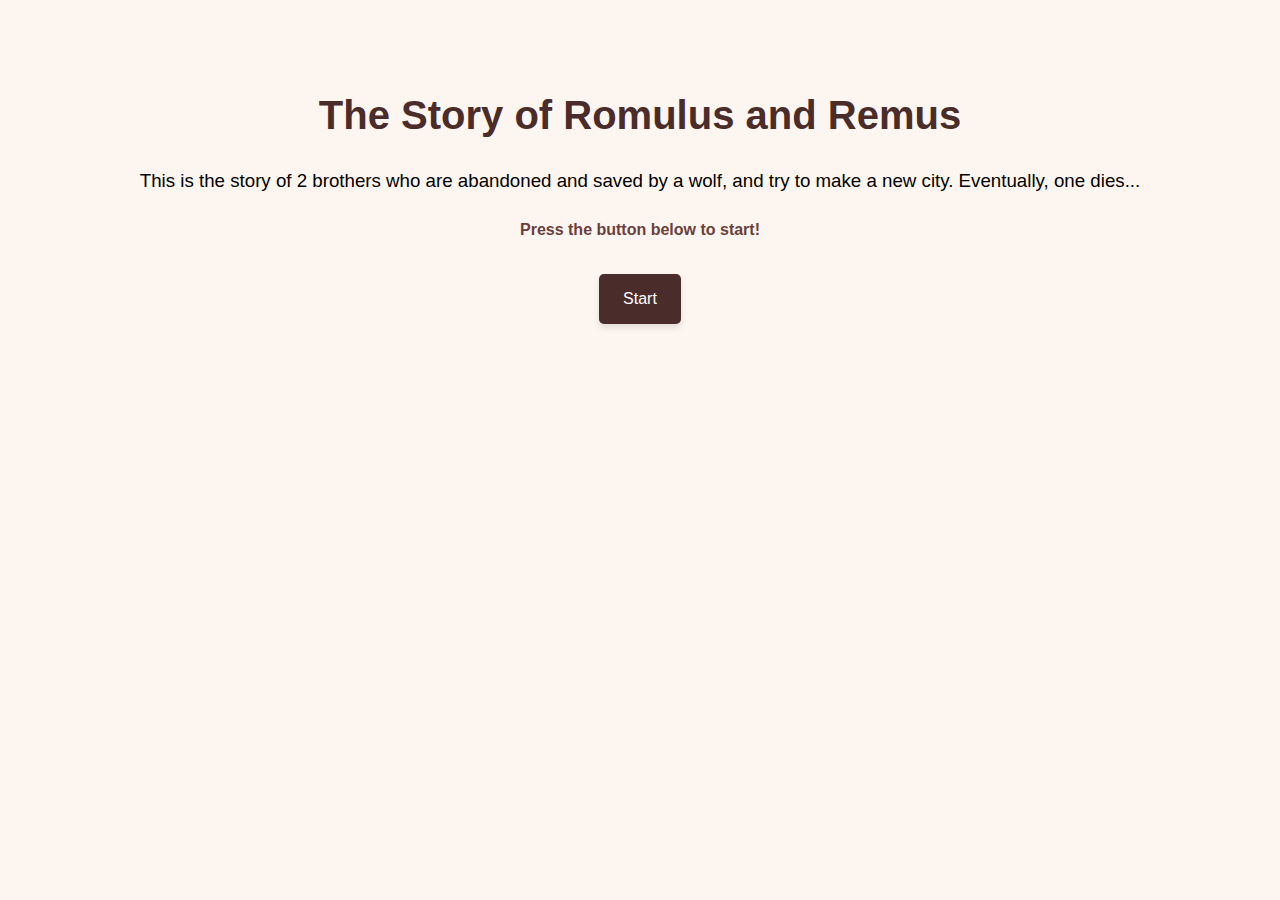
<file: index.html>
<!DOCTYPE html>
<html lang="en">
<head>
    <meta charset="UTF-8">
    <title>Romulus & Remus</title>
    <link rel="stylesheet" href="./style.css">
    <style>
        body {
            font-family: 'Georgia', serif;
            background-color: #fdf6f0;
            color: #3a2c2a;
            text-align: center;
            padding: 3rem;
            line-height: 1.6;
        }
        h1 {
            font-size: 2.5rem;
            margin-bottom: 1rem;
            color: #4a2c2a;
        }
        h3 {
            font-weight: normal;
            margin-bottom: 1rem;
        }
        h4 {
            font-weight: bold;;
            margin-bottom: 2rem;
            color: #6b3f3b;
			background-color: inherit;
        }
        a {
            display: inline-block;
            padding: 0.75rem 1.5rem;
            background-color: #4a2c2a;
            color: #fff;
            text-decoration: none;
            border-radius: 5px;
            font-size: 1rem;
            transition: background-color 0.3s ease;
        }
        a:hover {
            background-color: #6b3f3b;
        }
    </style>
</head>
<body>
    <h1>The Story of Romulus and Remus</h1>
    <h3>This is the story of 2 brothers who are abandoned and saved by a wolf, and try to make a new city. Eventually, one dies...</h3>
    <h4>Press the button below to start!</h4>
    <a href="./story.html">Start</a>
</body>
</html>
</file>
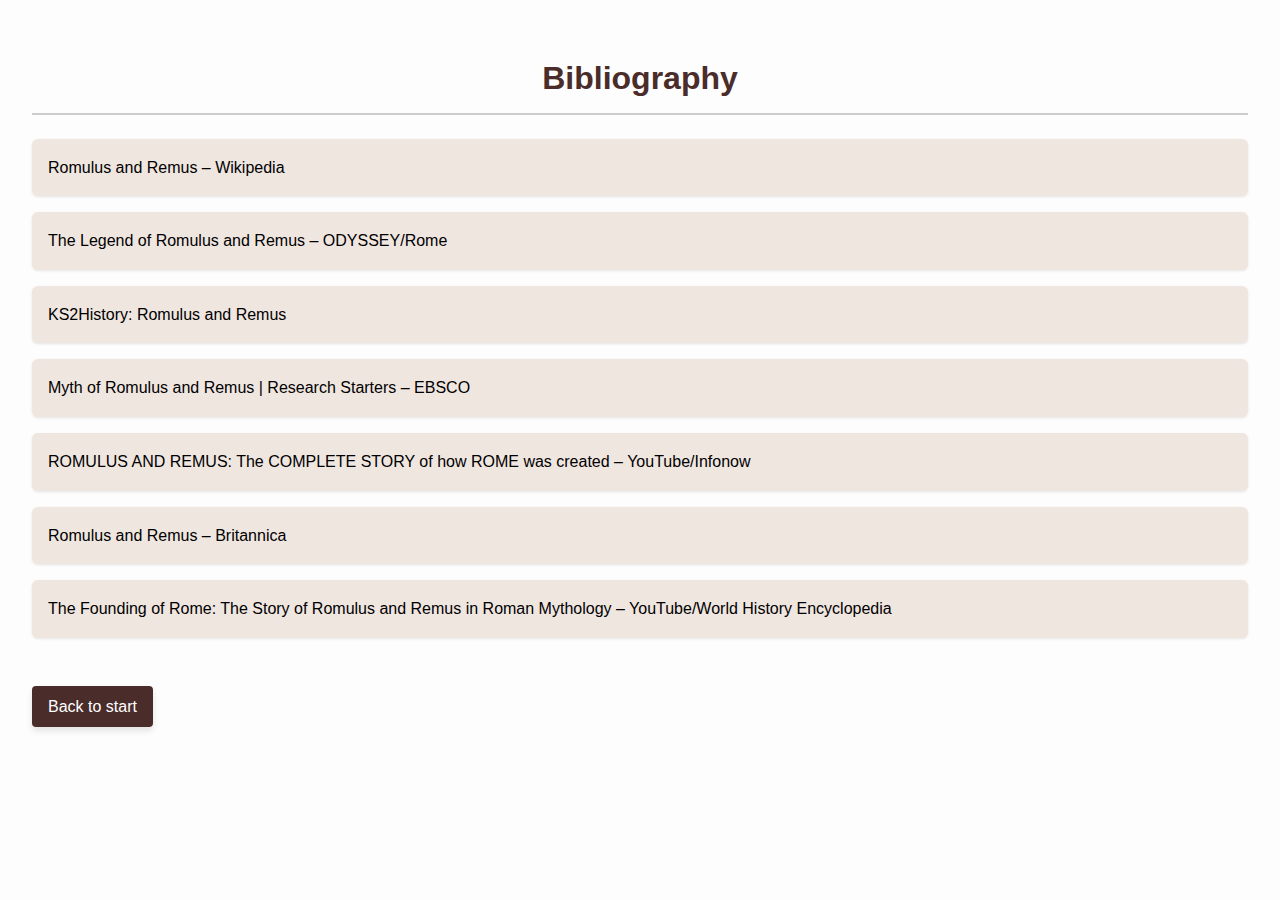
<file: bibliography.html>
<!DOCTYPE html>
<html lang="en">
<head>
    <meta charset="UTF-8">
    <title>Bibliography</title>
    <link rel="stylesheet" href="./style.css">
    <style>
        body {
            font-family: 'Georgia', serif;
            background-color: #fdfdfd;
            color: #333;
            line-height: 1.6;
            margin: 0;
            padding: 2rem;
        }
        h1 {
            color: #4a2c2a;
            border-bottom: 2px solid #ccc;
            padding-bottom: 0.5rem;
            margin-bottom: 1.5rem;
        }
        ul {
            list-style-type: none;
            padding: 0;
        }
        li {
            background-color: #f0e6e0;
            margin-bottom: 1rem;
            padding: 1rem;
            border-radius: 6px;
            box-shadow: 0 1px 3px rgba(0,0,0,0.1);
        }
        a {
            display: inline-block;
            margin-top: 2rem;
            padding: 0.5rem 1rem;
            background-color: #4a2c2a;
            color: #fff;
            text-decoration: none;
            border-radius: 4px;
            transition: background-color 0.3s ease;
        }
        a:hover {
            background-color: #6b3f3b;
        }
    </style>
</head>
<body>
    <h1>Bibliography</h1>
    <ul>
        <li>Romulus and Remus – Wikipedia</li>
        <li>The Legend of Romulus and Remus – ODYSSEY/Rome</li>
        <li>KS2History: Romulus and Remus</li>
        <li>Myth of Romulus and Remus | Research Starters – EBSCO</li>
        <li>ROMULUS AND REMUS: The COMPLETE STORY of how ROME was created – YouTube/Infonow</li>
        <li>Romulus and Remus – Britannica</li>
        <li>The Founding of Rome: The Story of Romulus and Remus in Roman Mythology – YouTube/World History Encyclopedia</li>
    </ul>
    <a href="./start.html">Back to start</a>
</body>
</html>
</file>
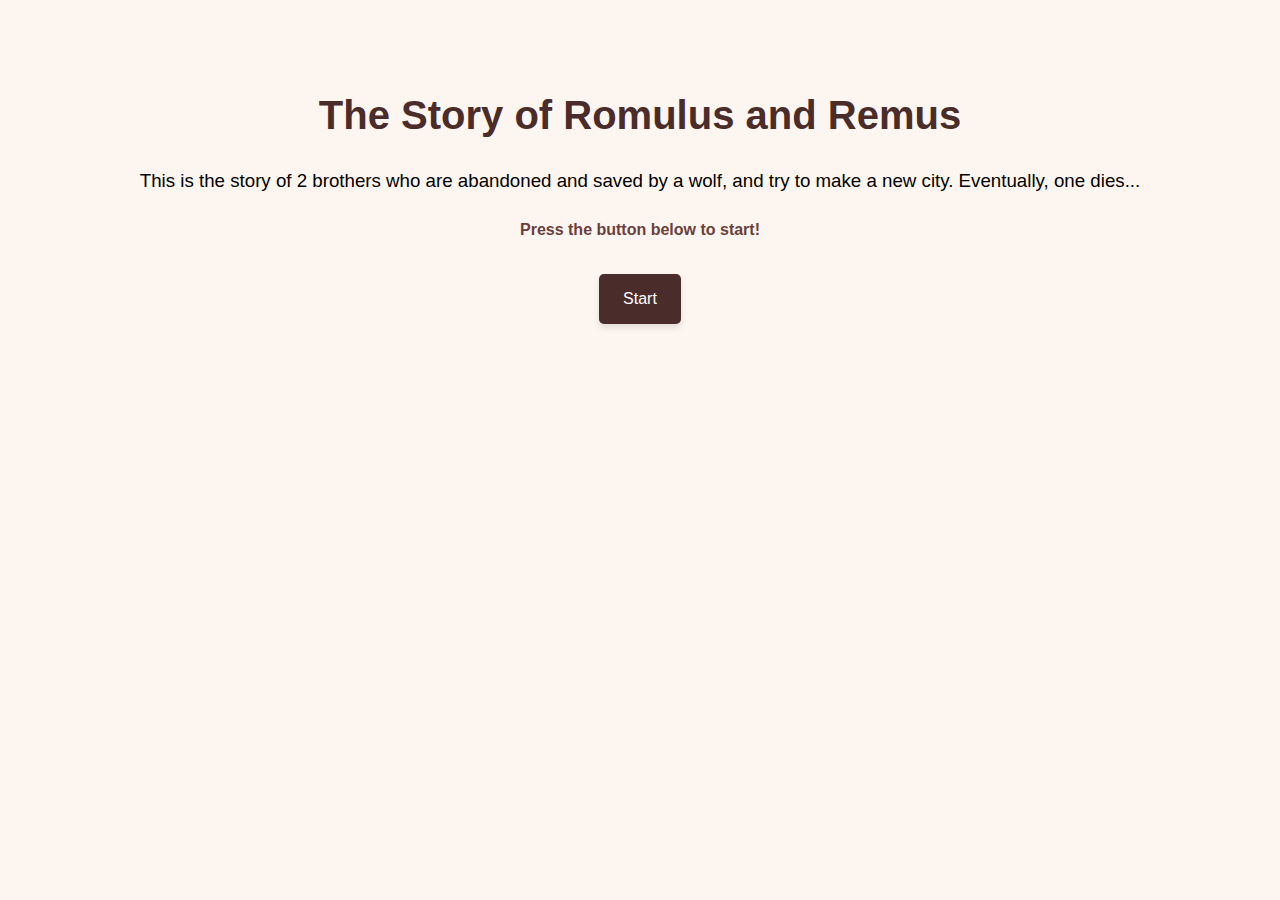
<file: start.html>
<!DOCTYPE html>
<html lang="en">
<head>
    <meta charset="UTF-8">
    <title>Romulus & Remus</title>
    <link rel="stylesheet" href="./style.css">
    <style>
        body {
            font-family: 'Georgia', serif;
            background-color: #fdf6f0;
            color: #3a2c2a;
            text-align: center;
            padding: 3rem;
            line-height: 1.6;
        }
        h1 {
            font-size: 2.5rem;
            margin-bottom: 1rem;
            color: #4a2c2a;
        }
        h3 {
            font-weight: normal;
            margin-bottom: 1rem;
        }
        h4 {
            font-weight: bold;;
            margin-bottom: 2rem;
            color: #6b3f3b;
			background-color: inherit;
        }
        a {
            display: inline-block;
            padding: 0.75rem 1.5rem;
            background-color: #4a2c2a;
            color: #fff;
            text-decoration: none;
            border-radius: 5px;
            font-size: 1rem;
            transition: background-color 0.3s ease;
        }
        a:hover {
            background-color: #6b3f3b;
        }
    </style>
</head>
<body>
    <h1>The Story of Romulus and Remus</h1>
    <h3>This is the story of 2 brothers who are abandoned and saved by a wolf, and try to make a new city. Eventually, one dies...</h3>
    <h4>Press the button below to start!</h4>
    <a href="./index.html">Start</a>
</body>
</html>
</file>
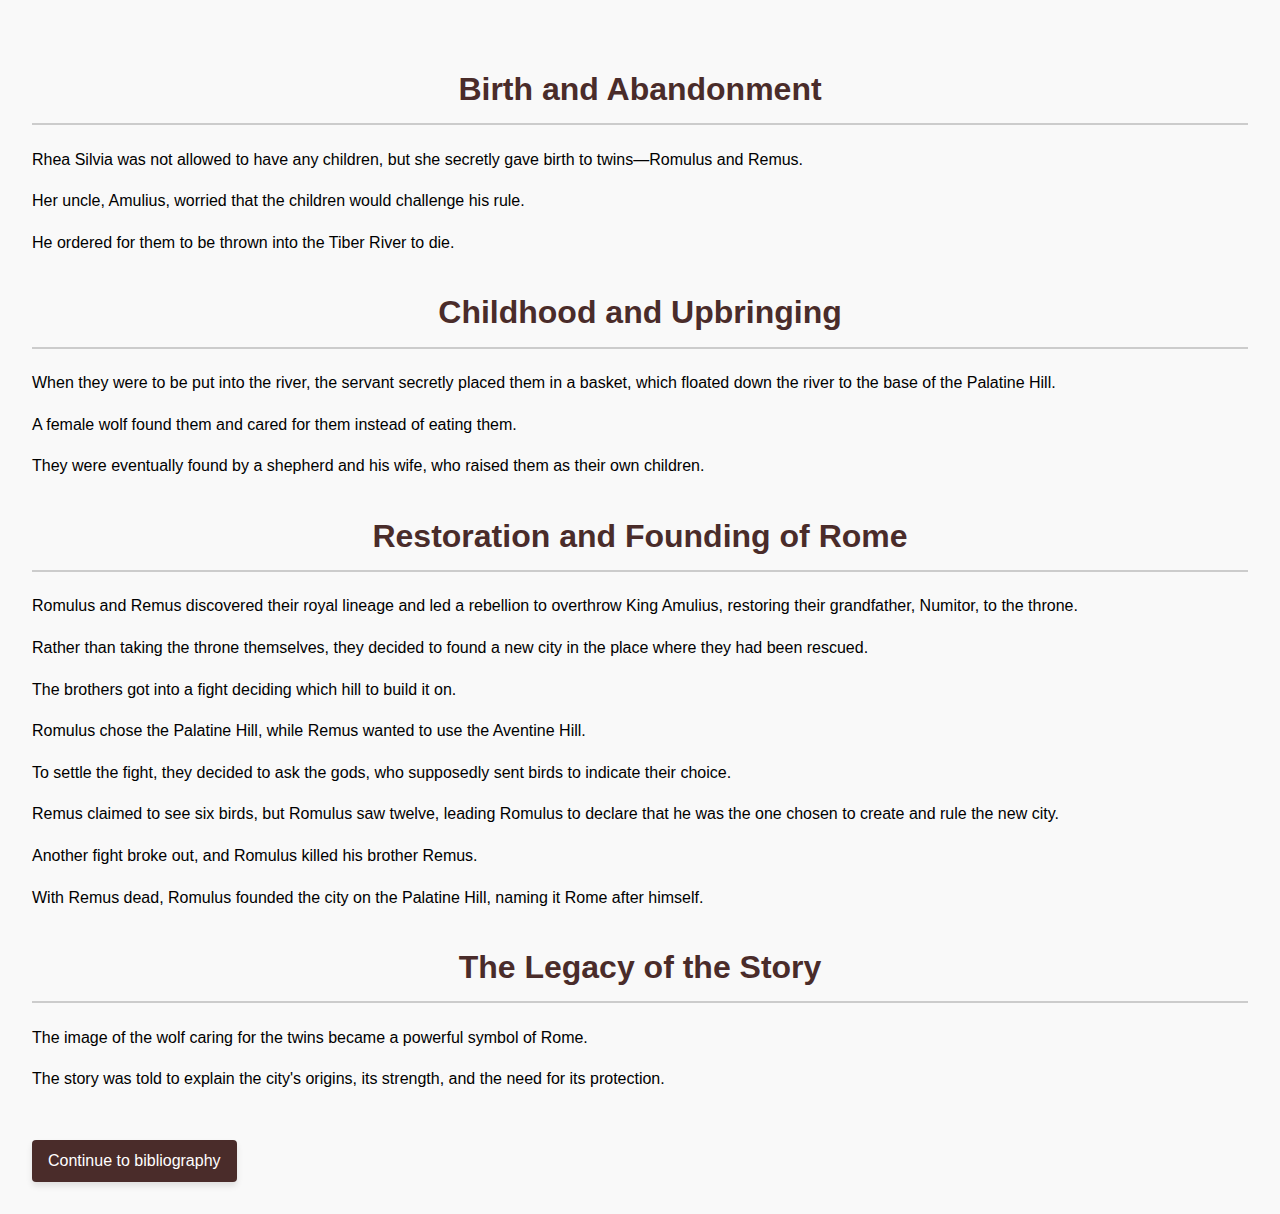
<file: story.html>
<!DOCTYPE html>
<html lang="en">
<head>
    <meta charset="UTF-8">
    <title>The Story of Romulus and Remus</title>
    <link rel="stylesheet" href="./style.css">
    <style>
        body {
            font-family: 'Georgia', serif;
            background-color: #f9f9f9;
            color: #333;
            line-height: 1.6;
            margin: 0;
            padding: 2rem;
        }
        h1 {
            color: #4a2c2a;
            border-bottom: 2px solid #ccc;
            padding-bottom: 0.5rem;
            margin-top: 2rem;
        }
        p {
            margin: 1rem 0;
        }
        a {
            display: inline-block;
            margin-top: 2rem;
            padding: 0.5rem 1rem;
            background-color: #4a2c2a;
            color: #fff;
            text-decoration: none;
            border-radius: 4px;
        }
        a:hover {
            background-color: #6b3f3b;
        }
    </style>
</head>
<body>
    <h1>Birth and Abandonment</h1>
    <p>Rhea Silvia was not allowed to have any children, but she secretly gave birth to twins—Romulus and Remus.</p>
    <p>Her uncle, Amulius, worried that the children would challenge his rule.</p>
    <p>He ordered for them to be thrown into the Tiber River to die.</p>

    <h1>Childhood and Upbringing</h1>
    <p>When they were to be put into the river, the servant secretly placed them in a basket, which floated down the river to the base of the Palatine Hill.</p>
    <p>A female wolf found them and cared for them instead of eating them.</p>
    <p>They were eventually found by a shepherd and his wife, who raised them as their own children.</p>

    <h1>Restoration and Founding of Rome</h1>
    <p>Romulus and Remus discovered their royal lineage and led a rebellion to overthrow King Amulius, restoring their grandfather, Numitor, to the throne.</p>
    <p>Rather than taking the throne themselves, they decided to found a new city in the place where they had been rescued.</p>
    <p>The brothers got into a fight deciding which hill to build it on.</p>
    <p>Romulus chose the Palatine Hill, while Remus wanted to use the Aventine Hill.</p>
    <p>To settle the fight, they decided to ask the gods, who supposedly sent birds to indicate their choice.</p>
    <p>Remus claimed to see six birds, but Romulus saw twelve, leading Romulus to declare that he was the one chosen to create and rule the new city.</p>
    <p>Another fight broke out, and Romulus killed his brother Remus.</p>
    <p>With Remus dead, Romulus founded the city on the Palatine Hill, naming it Rome after himself.</p>

    <h1>The Legacy of the Story</h1>
    <p>The image of the wolf caring for the twins became a powerful symbol of Rome.</p>
    <p>The story was told to explain the city's origins, its strength, and the need for its protection.</p>

    <a href="./bibliography.html">Continue to bibliography</a>
</body>
</html>
</file>
<file: style.css>
/* Try decoding this one! */

h1 {
	font-family:sans-serif;
	font:sans-serif;
	color:black;
	text-align:center;
}

a {
	font-family:sans-serif;
	font:sans-serif;
	display: flex;
    flex-direction: column;
    align-items: center;
    text-align: center;
    padding: 10px 20px;
    font-size: 16px;
    color: white;
    background-color: #1F5673;
    border: none;
    border-radius: 6px;
    text-decoration: none;
    box-shadow: 0 4px 6px rgba(0,0,0,0.1);
    transition: background-color 0.3s ease, transform 0.2s ease;
}

p {
	font-family: sans-serif;
	font: sans-serif;
	color: black;
	display: flex;
	flex-direction: column;
	align-items: left;
}

ul {
	font-family:sans-serif;
	font: sans-serif;
	color: black;
}

h3 {
	font-family:sans-serif;
	font:sans-serif;
	color:black;
	display: flex;
	flex-direction: column;
	align-items: center;
	text-align: center;
	text-decoration: none;
	border: none;
}

/* The next bit is hard! */

h4 {
	font-family:sans-serif;
	font: sans-serif;
	color: black;
	display: flex;
	flex-direction: column;
	align-items: center;
	text-align: center;
	text-decoration: none;
	border: none;
	/* This next part is useless */
	background-color: #ffffff;
	color: blue;
	color: green;
	color: red;
	color: black;
	/* Until here */
	color: rgb(0, 0, 0)
	/* Done with the CSS! */
}
</file>
